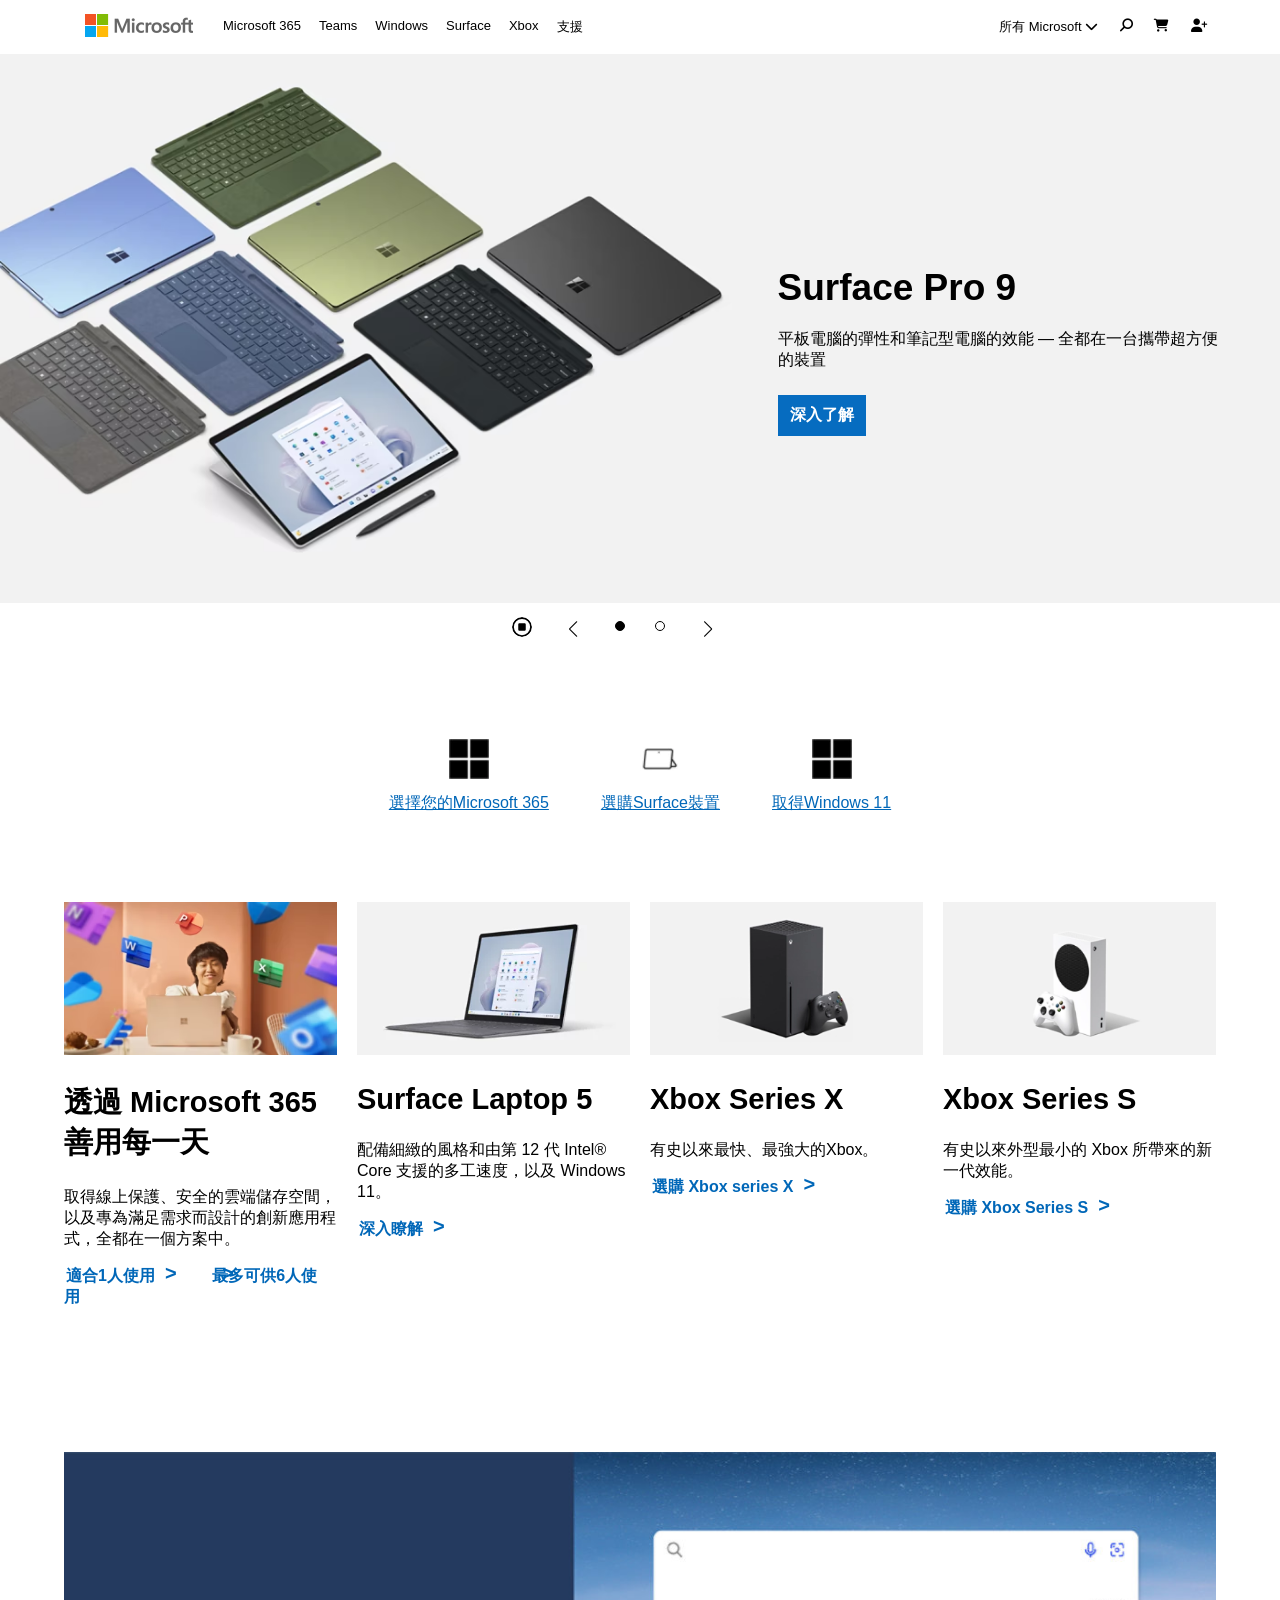
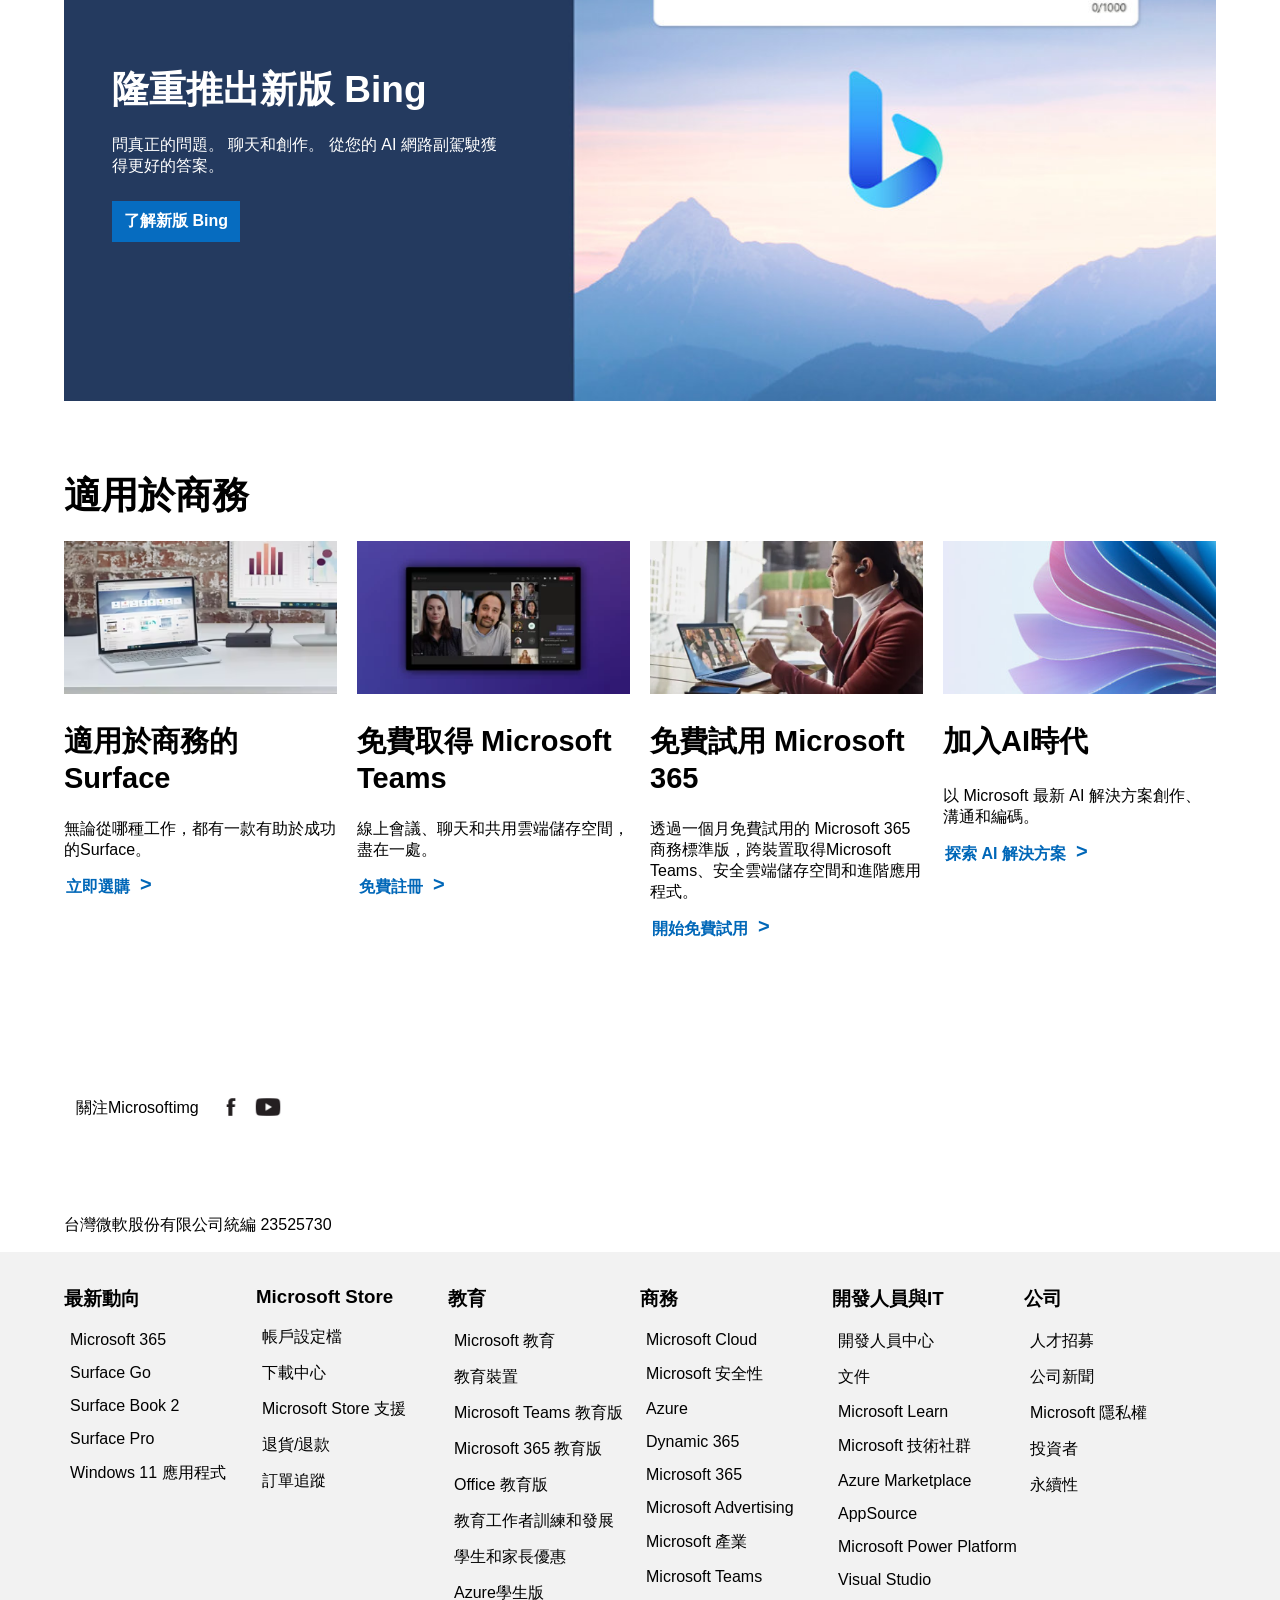
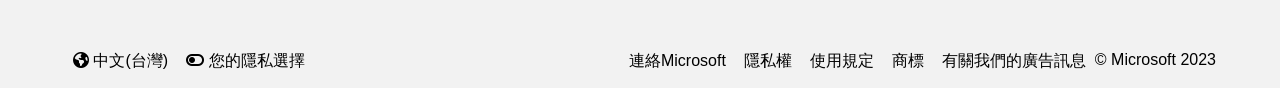
<file: index.html>
<!DOCTYPE html>
<html lang="en">

<head>
    <meta charset="UTF-8">
    <meta name="viewport" content="width=device-width, initial-scale=1.0">
    <title>Micorsoft</title>
    <link rel="stylesheet" href="https://cdnjs.cloudflare.com/ajax/libs/font-awesome/6.4.2/css/all.min.css">
    <link rel="stylesheet" href="https://cdn.jsdelivr.net/npm/swiper@11/swiper-bundle.min.css" />
    <link rel="stylesheet" href="./css/mincrosoft-v1.css">
    <link rel="stylesheet" href="./css/swiper.css">

</head>

<body>
    <nav class="container-normal">
        <a class="logo">
            <img src="./img/img-nav/logo.png" alt="">
        </a>
        <ul class="menu pc-menu">
            <li tabindex="1"><a href=""><span>Microsoft 365</span></a></li>
            <li tabindex="1"><a href=""><span>Teams</span></a></li>
            <li tabindex="1"><a href=""><span>Windows</span></a></li>
            <li tabindex="1"><a href=""><span>Surface</span></a></li>
            <li tabindex="1"><a href=""><span>Xbox</span></a></li>
            <li tabindex="1"><a href=""><span>支援</span></a></li>
        </ul>
        <ul class="menu func-menu">
            <li class="ham-small">
                <input type="checkbox" id="ham-menu-switch" hidden>
                <label for="ham-menu-switch" class="ham-menu"></label>
                <ul class="mobile-menu">
                    <li>Microsoft 365</li>
                    <li>Teams</li>
                    <li>Windows</li>
                    <li>Surface</li>
                    <li>Xbox</li>
                    <li>支援</li>
                    <input type="checkbox" id="chevron-switch-1" class="chevron-switch" hidden>
                    <label for="chevron-switch-1" class="chevron-label">
                        <li>
                            <span>軟體</span>
                            <i class="fa-solid fa-chevron-up"></i>
                            <i class="fa-solid fa-chevron-down"></i>
                        </li>
                        <ul class="sub-dropdown-menu">
                            <li>Windows 應用程式</li>
                            <li>AI</li>
                            <li>OneDrive</li>
                            <li>Outlook</li>
                            <li>Skype</li>
                            <li>OneNote</li>
                            <li>Microsoft Teams</li>
                        </ul>
                    </label>
                    <input type="checkbox" id="chevron-switch-2" class="chevron-switch" hidden>
                    <label for="chevron-switch-2" class="chevron-label">
                        <li>
                            <span>個人電腦和設備</span>
                            <i class="fa-solid fa-chevron-up"></i>
                            <i class="fa-solid fa-chevron-down"></i>
                        </li>
                        <ul class="sub-dropdown-menu">
                            <li>選購 Xbox</li>
                            <li>電腦配件</li>
                        </ul>
                    </label>
                    <input type="checkbox" id="chevron-switch-3" class="chevron-switch" hidden>
                    <label for="chevron-switch-3" class="chevron-label">
                        <li>
                            <span>娛樂</span>
                            <i class="fa-solid fa-chevron-up"></i>
                            <i class="fa-solid fa-chevron-down"></i>
                        </li>
                        <ul class="sub-dropdown-menu">
                            <li>Xbox Game Pass Ultimate</li>
                            <li>Xbox Live Gold</li>
                            <li>Xbox 與遊戲</li>
                            <li>電腦遊戲</li>
                            <li>Windows 遊戲</li>
                        </ul>
                    </label>
                    <input type="checkbox" id="chevron-switch-4" class="chevron-switch" hidden>
                    <label for="chevron-switch-3" class="chevron-label">
                        <li>
                            <span>商務適用</span>
                            <i class="fa-solid fa-chevron-up"></i>
                            <i class="fa-solid fa-chevron-down"></i>
                        </li>
                        <ul class="sub-dropdown-menu">
                            <li>Microsoft Cloud</li>
                            <li>Microsoft 安全性</li>
                            <li>Azure</li>
                            <li>Dynamics 365</li>
                            <li>商務用 Microsoft 365</li>
                            <li>Microsoft 產業</li>
                            <li>Microsoft Power Platform</li>
                            <li>Windows 365</li>
                        </ul>
                    </label>
                    <input type="checkbox" id="chevron-switch-5" class="chevron-switch" hidden>
                    <label for="chevron-switch-4" class="chevron-label">
                        <li>
                            <span>開發人員與IT</span>
                            <i class="fa-solid fa-chevron-up"></i>
                            <i class="fa-solid fa-chevron-down"></i>
                        </li>
                        <ul class="sub-dropdown-menu">
                            <li>開發人員中心</li>
                            <li>文件</li>
                            <li>Microsoft Learn</li>
                            <li>Microsoft 技術社群</li>
                            <li>Azure Marketplace</li>
                            <li>AppSource</li>
                            <li>Visual Studio</li>
                        </ul>
                    </label>
                    <input type="checkbox" id="chevron-switch-6" class="chevron-switch" hidden>
                    <label for="chevron-switch-5" class="chevron-label">
                        <li>
                            <span>其他</span>
                            <i class="fa-solid fa-chevron-up"></i>
                            <i class="fa-solid fa-chevron-down"></i>
                        </li>
                        <ul class="sub-dropdown-menu">
                            <li>Microsoft Rewards</li>
                            <li>免費下載與安全性</li>
                            <li>教育</li>
                            <li>禮品卡</li>
                            <li>Skype</li>
                            <li>Licensing</li>
                        </ul>
                    </label>
                    <li>檢視網站地圖</li>

                </ul>
            </li>
            <li class="allmicrosoft" tabindex="1">
                <input type="checkbox" id="menu-switch" hidden>
                <label for="menu-switch" class="ham-me"><span>所有 Microsoft</span>&nbsp;<i
                        class="fa-solid fa-chevron-down"></i></label>
                <!-- <div class="ham-pc">
                    <ul>
                        <li>
                            <span>軟體</span>
                            <a href="">Windows 應用程式</a>
                            <a href="">AI</a>
                            <a href="">OneDrive</a>
                            <a href="">Outlook</a>
                            <a href="">Skype</a>
                            <a href="">OneNote</a>
                            <a href="">Microsoft Teams</a>
                        </li>
                        <li>
                            <span>個人電腦和設備</span>
                            <a href="">選購 Xbox</a>
                            <a href="">電腦配件</a>
                        </li>
                        <li>
                            <span>娛樂</span>
                            <a href="">Xbox Game Pass Ultimate</a>
                            <a href="">Xbox Live Gold</a>
                            <a href="">Xbox 與遊戲</a>
                            <a href="">電腦遊戲</a>
                            <a href="">Windows 遊戲</a>
                        </li>
                        <li>
                            <span>商務適用</span>
                            <a href="">Microsoft Cloud</a>
                            <a href="">Microsoft 安全性</a>
                            <a href="">Azure</a>
                            <a href="">Dynamics 365</a>
                            <a href="">商務用 Microsoft 365</a>
                            <a href="">Microsoft 產業</a>
                            <a href="">Microsoft Power Platform</a>
                            <a href="">Windows 365</a>
                        </li>
                        <li>
                            <span>開發人員與IT</span>
                            <a href="">開發人員中心</a>
                            <a href="">文件</a>
                            <a href="">Microsoft Learn</a>
                            <a href="">Microsoft 技術社群</a>
                            <a href="">Azure Marketplace</a>
                            <a href="">AppSource</a>
                            <a href="">Visual Studio</a>
                        </li>
                        <li>
                            <span>其他</span>
                            <a href="">Microsoft Rewards</a>
                            <a href="">免費下載與安全性</a>
                            <a href="">教育</a>
                            <a href="">禮品卡</a>
                            <a href="">Skype</a>
                            <a href="">Licensing</a>
                        </li>
                        <li>
                            <p>檢視網站地圖</p>
                        </li>
                    </ul>
                </div> -->
            </li>
            <li class="search" tabindex="1"><a href=""><span class="text-hide">搜尋</span>&nbsp;<i
                        class="fa-solid fa-magnifying-glass"></i></a></li>
            <li tabindex="1"><a href=""><span class="text-hide">購物車</span>&nbsp;<i
                        class="fa-solid fa-cart-shopping"></i></a></li>
            <li tabindex="1"><a href=""><span class="text-hide">登入</span>&nbsp;<i class="fa-solid fa-user-plus"></i></a>
            </li>

        </ul>
    </nav>
    <header>
        <div id="swiper-top" class="swiper mySwiper">
            <div class="swiper-wrapper">
                <div class="swiper-slide">
                    <picture>
                        <source media="(min-width:1400px)" srcset="./img/img-swiper/1-1920x600.avif">
                        <source media="(min-width:1080px)" srcset="./img/img-swiper/1-1399x600.avif">
                        <source media="(min-width:870px)" srcset="./img/img-swiper/1-1083x600.avif">
                        <img src="./img/img-swiper/1-859x540.avif" alt="">
                    </picture>
                    <div class="main-text text-1">
                        <h2>Surface Pro 9</h2>
                        <div class="word">平板電腦的彈性和筆記型電腦的效能 — 全都在一台攜帶超方便的裝置</div>
                        <div><a href="">深入了解</a></div>
                    </div>
                </div>
                <div class="swiper-slide">
                    <picture>
                        <source media="(min-width:1400px)" srcset="./img/img-swiper/2-1920x600.webp">
                        <source media="(min-width:1080px)" srcset="./img/img-swiper/2-1399x600.webp">
                        <source media="(min-width:870px)" srcset="./img/img-swiper/2-1083x600.avif">
                        <img src="./img/img-swiper/2-859x540.avif" alt="">
                    </picture>
                    <div class="main-text text-2">
                        <div><span>新上市</span></div>
                        <h2>Surface Laptop Studio 2</h2>
                        <div class="word">這台多功能的筆記型電腦配備頂尖的設計和驚人的效能，為您帶來創意和娛樂。</div>
                        <div><a href="">深入了解</a></div>
                    </div>
                </div>
            </div>
            <div class="swiper-button-next"></div>
            <div class="swiper-button-prev"></div>
            <div class="swiper-pagination"></div>
        </div>
    </header>
    <main>
        <section class="container-normal main-choice">
            <div class="one-choice">
                <a href="">
                    <img src="./img/img-choice/Microsoft-365.webp" alt="">
                    <div>選擇您的Microsoft 365</div>
                </a>
            </div>
            <div class="one-choice">
                <a href="">
                    <img src="./img/img-choice/surface.webp" alt="">
                    <div>選購Surface裝置</div>
                </a>
            </div>
            <div class="one-choice">
                <a href="">
                    <img src="./img/img-choice/Microsoft-365.webp" alt="">
                    <div>取得Windows 11</div>
                </a>
            </div>
        </section>
        <section class="container-normal four-card">
            <div class="one-card">
                <img src="./img/img-card/Content-Card-1.avif" alt="">
                <h1 class="title">透過 Microsoft 365 善用每一天</h1>
                <div class="content">取得線上保護、安全的雲端儲存空間，以及專為滿足需求而設計的創新應用程式，全都在一個方案中。</div>
                <div class="click"><a href=""><span>適合1人使用</span></a>
                    &nbsp; <a href=""><span>最多可供6人使用</span></a>
                </div>
            </div>
            <div class="one-card">
                <a href="">
                    <img src="./img/img-card/Content-Card-2.webp" alt="">
                    <h1 class="title">Surface Laptop 5</h1>
                    <div class="content">配備細緻的風格和由第 12 代 Intel® Core 支援的多工速度，以及 Windows 11。</div>
                </a>
                <div class="click"><a href=""><span>深入瞭解</span></a></div>

            </div>
            <div class="one-card">
                <a href="">
                    <img src="./img/img-card/Content-Card-3.webp" alt="">
                    <h1 class="title">Xbox Series X</h1>
                    <div class="content">有史以來最快、最強大的Xbox。</div>
                </a>
                <div class="click"><a href=""><span>選購 Xbox series X</span></a></div>

            </div>
            <div class="one-card">
                <a href="">
                    <img src="./img/img-card/Content-Card-4.webp" alt="">
                    <h1 class="title">Xbox Series S</h1>
                    <div class="content">有史以來外型最小的 Xbox 所帶來的新一代效能。</div>
                </a>
                <div class="click"><a href=""><span>選購 Xbox Series S</span></a></div>

            </div>
        </section>
        <section class="container-normal banner">
            <div id="swiper-down" class="swiper mySwiper-2 swiper-wrapper">
                <div class="swiper-slide">
                    <picture>
                        <source media="(min-width:1400px)" srcset="./img/img-swiper/3-1596x600.jpg">
                        <source media="(min-width:1080px)" srcset="./img/img-swiper/3-1260x600.jpg">
                        <source media="(min-width:870px)" srcset="./img/img-swiper/3-1083x600.avif">
                        <img src="./img/img-swiper/3-859x540.avif" alt="">
                    </picture>
                    <div class="main-text text-3">
                        <h2>隆重推出新版 Bing</h2>
                        <div class="word">問真正的問題。 聊天和創作。 從您的 AI 網路副駕駛獲得更好的答案。</div>
                        <div><a href="">了解新版 Bing</a></div>
                    </div>
                </div>
            </div>
        </section>
        <section class="container-normal four-card">
            <h2 class="container-normal h2">適用於商務</h2>
            <div class="one-card">
                <a href="">
                    <img src="./img/img-card/Content-Card-5.avif" alt="">
                    <h1 class="title">適用於商務的Surface</h1>
                    <div class="content">無論從哪種工作，都有一款有助於成功的Surface。</div>
                </a>
                <div class="click"><a href=""><span>立即選購</span></a></div>
            </div>
            <div class="one-card">
                <a href="">
                    <img src="./img/img-card/Content-Card-6.webp" alt="">
                    <h1 class="title">免費取得 Microsoft Teams</h1>
                    <div class="content">線上會議、聊天和共用雲端儲存空間，盡在一處。</div>
                </a>
                <div class="click"><a href=""><span>免費註冊</span></a></div>

            </div>
            <div class="one-card">
                <a href="">
                    <img src="./img/img-card/Content-Card-7.webp" alt="">
                    <h1 class="title">免費試用 Microsoft 365</h1>
                    <div class="content">透過一個月免費試用的 Microsoft 365 商務標準版，跨裝置取得Microsoft Teams、安全雲端儲存空間和進階應用程式。</div>
                </a>
                <div class="click"><a href=""><span>開始免費試用</span></a></div>

            </div>
            <div class="one-card">
                <a href="">
                    <img src="./img/img-card/Content-Card-8.jpg" alt="">
                    <h1 class="title">加入AI時代</h1>
                    <div class="content">以 Microsoft 最新 AI 解決方案創作、溝通和編碼。</div>
                </a>
                <div class="click"><a href=""><span>探索 AI 解決方案</span></a></div>

            </div>
        </section>
        <section class="container-normal other">
            <p class="other-s"><span>關注Microsoftimg</span></p>
            <a href=""><img src="./img/img-nav/Facebook.avif" alt=""></a>
            <a href=""><img src="./img/img-nav/YouTube.webp" alt=""></a>
            <br>
            <p class="other">台灣微軟股份有限公司統編 23525730</p>
        </section>
        <a href="#" class="gotop"><span><i class="fa-solid fa-arrow-up"></i>&nbsp; 回到頁首</span></a>
    </main>
    <footer class="container-full">
        <div class="footer-menu">
            <ul>
                <h3>最新動向</h3>

                <li><a href=""><span>Microsoft 365</span></a></li>

                <li><a href=""><span></span>Surface Go</a></li>

                <li><a href=""><span>Surface Book 2</span></a></li>

                <li><a href=""><span>Surface Pro</span></a></li>

                <li><a href=""><span>Windows 11 應用程式</span></a></li>

            </ul>
            <ul>
                <h3>Microsoft Store</h3>

                <li><a href=""><span>帳戶設定檔</span></a></li>

                <li><a href=""><span>下載中心</span></a></li>

                <li><a href=""><span>Microsoft Store 支援</span></a></li>

                <li><a href=""><span>退貨/退款</span></a></li>

                <li><a href=""><span>訂單追蹤</span></a></li>

            </ul>
            <ul>
                <h3>教育</h3>

                <li><a href=""><span>Microsoft 教育</span></a></li>

                <li><a href=""><span>教育裝置</span></a></li>

                <li><a href=""><span>Microsoft Teams 教育版</span></a></li>

                <li><a href=""><span>Microsoft 365 教育版</span></a></li>

                <li><a href=""><span>Office 教育版</span></a></li>

                <li><a href=""><span>教育工作者訓練和發展</span></a></li>

                <li><a href=""><span>學生和家長優惠</span></a></li>

                <li><a href=""><span>Azure學生版</span></a></li>

            </ul>
            <ul>
                <h3>商務</h3>

                <li><a href=""><span>Microsoft Cloud</span></a></li>

                <li><a href=""><span>Microsoft 安全性</span></a></li>

                <li><a href=""><span>Azure</span></a></li>

                <li><a href=""><span>Dynamic 365</span></a></li>

                <li><a href=""><span>Microsoft 365</span></a></li>

                <li><a href=""><span>Microsoft Advertising</span></a></li>

                <li><a href=""><span>Microsoft 產業</span></a></li>

                <li><a href=""><span>Microsoft Teams</span></a></li>

            </ul>
            <ul>
                <h3>開發人員與IT</h3>

                <li><a href=""><span>開發人員中心</span></a></li>

                <li><a href=""><span>文件</span></a></li>

                <li><a href=""><span>Microsoft Learn</span></a></li>

                <li><a href=""><span>Microsoft 技術社群</span></a></li>

                <li><a href=""><span>Azure Marketplace</span></a></li>

                <li><a href=""><span>AppSource</span></a></li>

                <li><a href=""><span>Microsoft Power Platform</span></a></li>

                <li><a href=""><span>Visual Studio</span></a></li>

            </ul>
            <ul>
                <h3>公司</h3>

                <li><a href=""><span>人才招募</span></a></li>

                <li><a href=""><span>公司新聞</span></a></li>

                <li><a href=""><span>Microsoft 隱私權</span></a></li>

                <li><a href=""><span>投資者</span></a></li>

                <li><a href=""><span>永續性</span></a></li>

            </ul>
        </div>
        <div class="container-normal footer-nav btm">
            <ul class="b-l">
                <li><a href=""><i class="fa-solid fa-earth-americas"></i>&nbsp;<span>中文(台灣)</span></a></li>
            </ul>
            <ul class="b-m">
                <li><a href=""><i class="fa-solid fa-toggle-off"></i>&nbsp;<span>您的隱私選擇</span></a></li>
            </ul>
            <ul class="b-r">
                <li><a href=""><span>連絡Microsoft</span></a></li>
                <li><a href=""><span>隱私權</span></a></li>
                <li><a href=""><span>使用規定</span></a></li>
                <li><a href=""><span>商標</span></a></li>
                <li><a href=""><span>有關我們的廣告訊息</span></a></li>
                <li class="c">© Microsoft 2023</li>
            </ul>
        </div>
    </footer>
    <!-- Swiper JS -->
    <script src="https://cdn.jsdelivr.net/npm/swiper@11/swiper-bundle.min.js"></script>

    <!-- Initialize Swiper -->
    <script>
        var swiper = new Swiper(".mySwiper", {
            spaceBetween: 30,
            loop: true,
            // centeredSlides: true,
            autoplay: {
                delay: 3000,
                disableOnInteraction: false,
            },
            navigation: {
                nextEl: ".swiper-button-next",
                prevEl: ".swiper-button-prev",
            },
            pagination: {
                el: ".swiper-pagination",
                //clickable: true,
                // 增加停放功能
                renderBullet: function (index, className) {
                    if (index === 0) {
                        return `<span class="stop" tabindex="1"></span>
                                <span class="play" tabindex="1"></span>
                                <span class="${className}"></span>`
                    } else {
                        return `<span class="${className}"></span>`;
                    };
                },
            },
        });

        const stopBtn = document.querySelector('.stop');
        const playBtn = document.querySelector('.play');

        stopBtn.addEventListener('click', () => {
            console.log('stop');
            swiper.autoplay.stop();
            playBtn.style.display = 'inline-block';
            stopBtn.style.display = 'none'
        })

        playBtn.addEventListener('click', () => {
            console.log('play');
            swiper.autoplay.start();
            playBtn.style.display = 'none';
            stopBtn.style.display = 'inline-block'
        })
        let gotop = document.querySelector('.gotop');
        window.onscroll = function () {
            scrollFunction();
        }
        function scrollFunction() {
            if (document.documentElement.scrollTop > 300) {
                gotop.style.display = "block";
            } else {
                gotop.style.display = "none";
            }
        }
    </script>
</body>

</html>
</file>
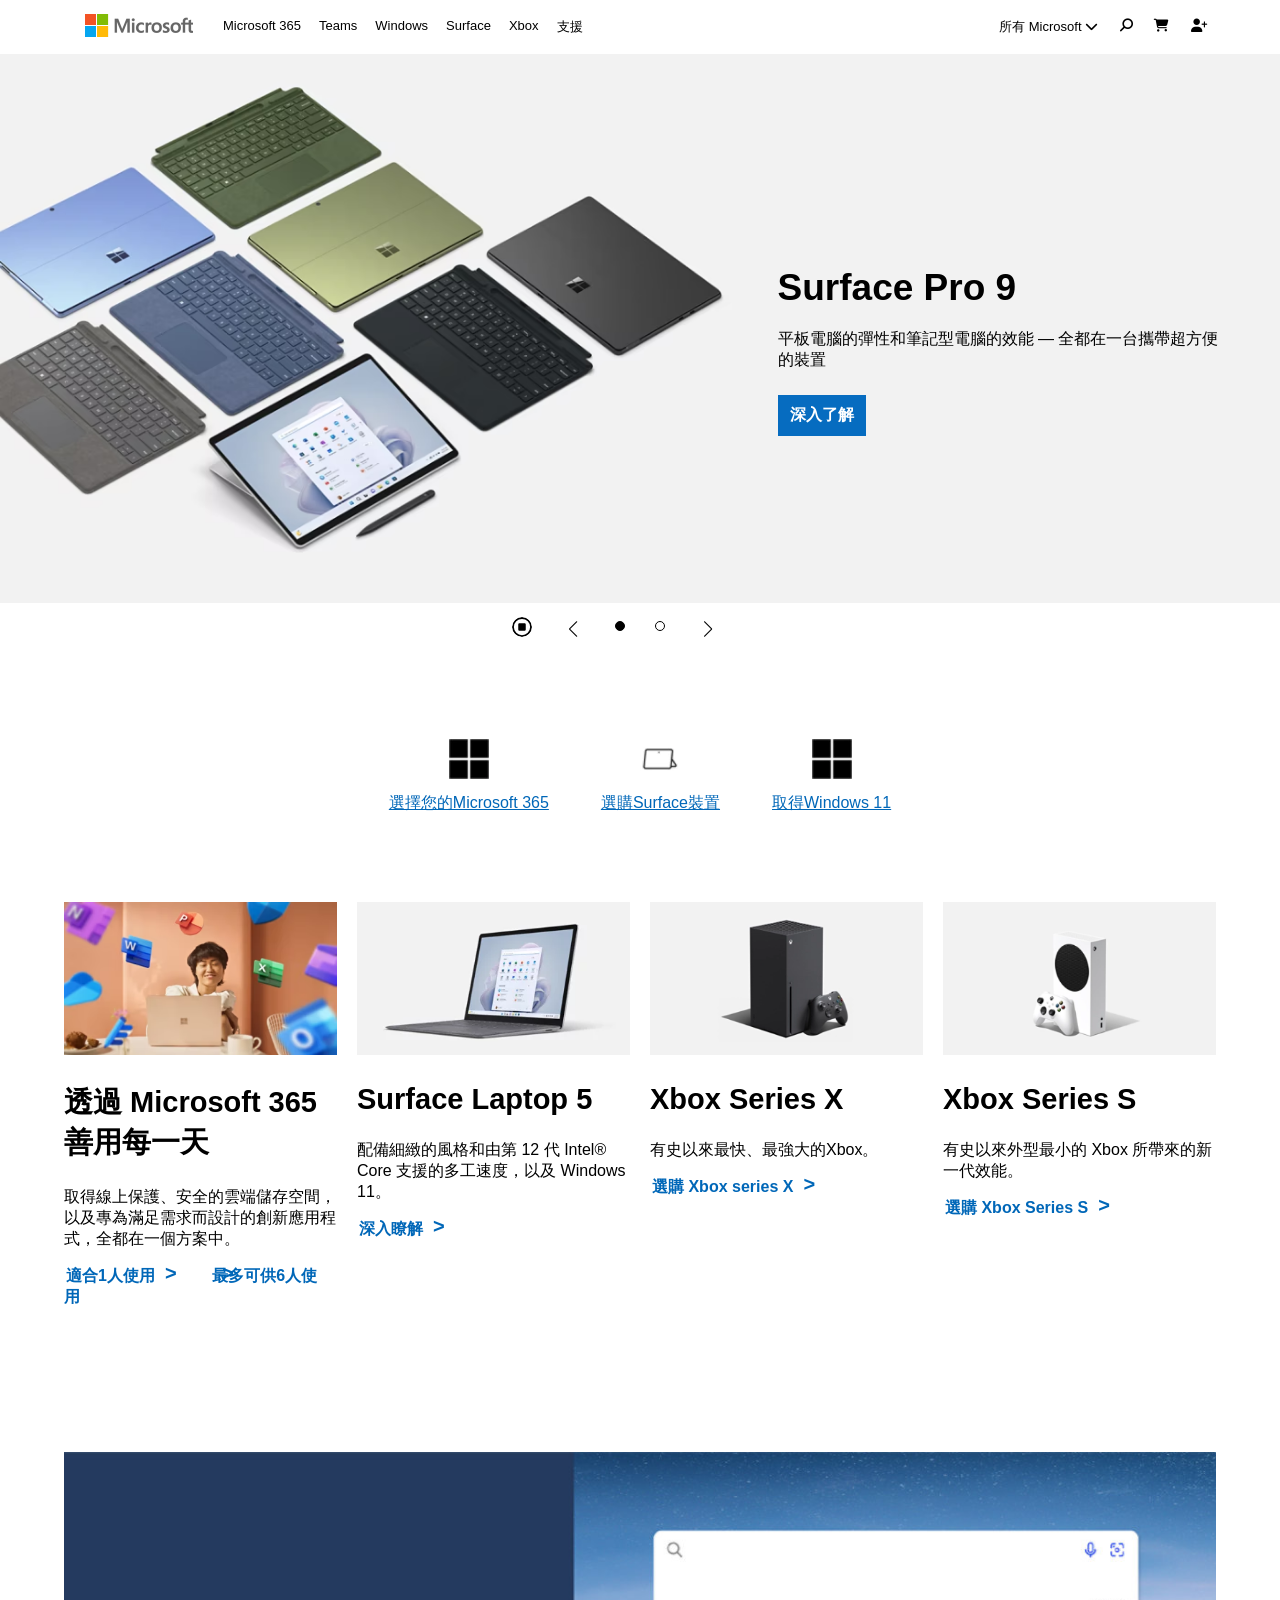
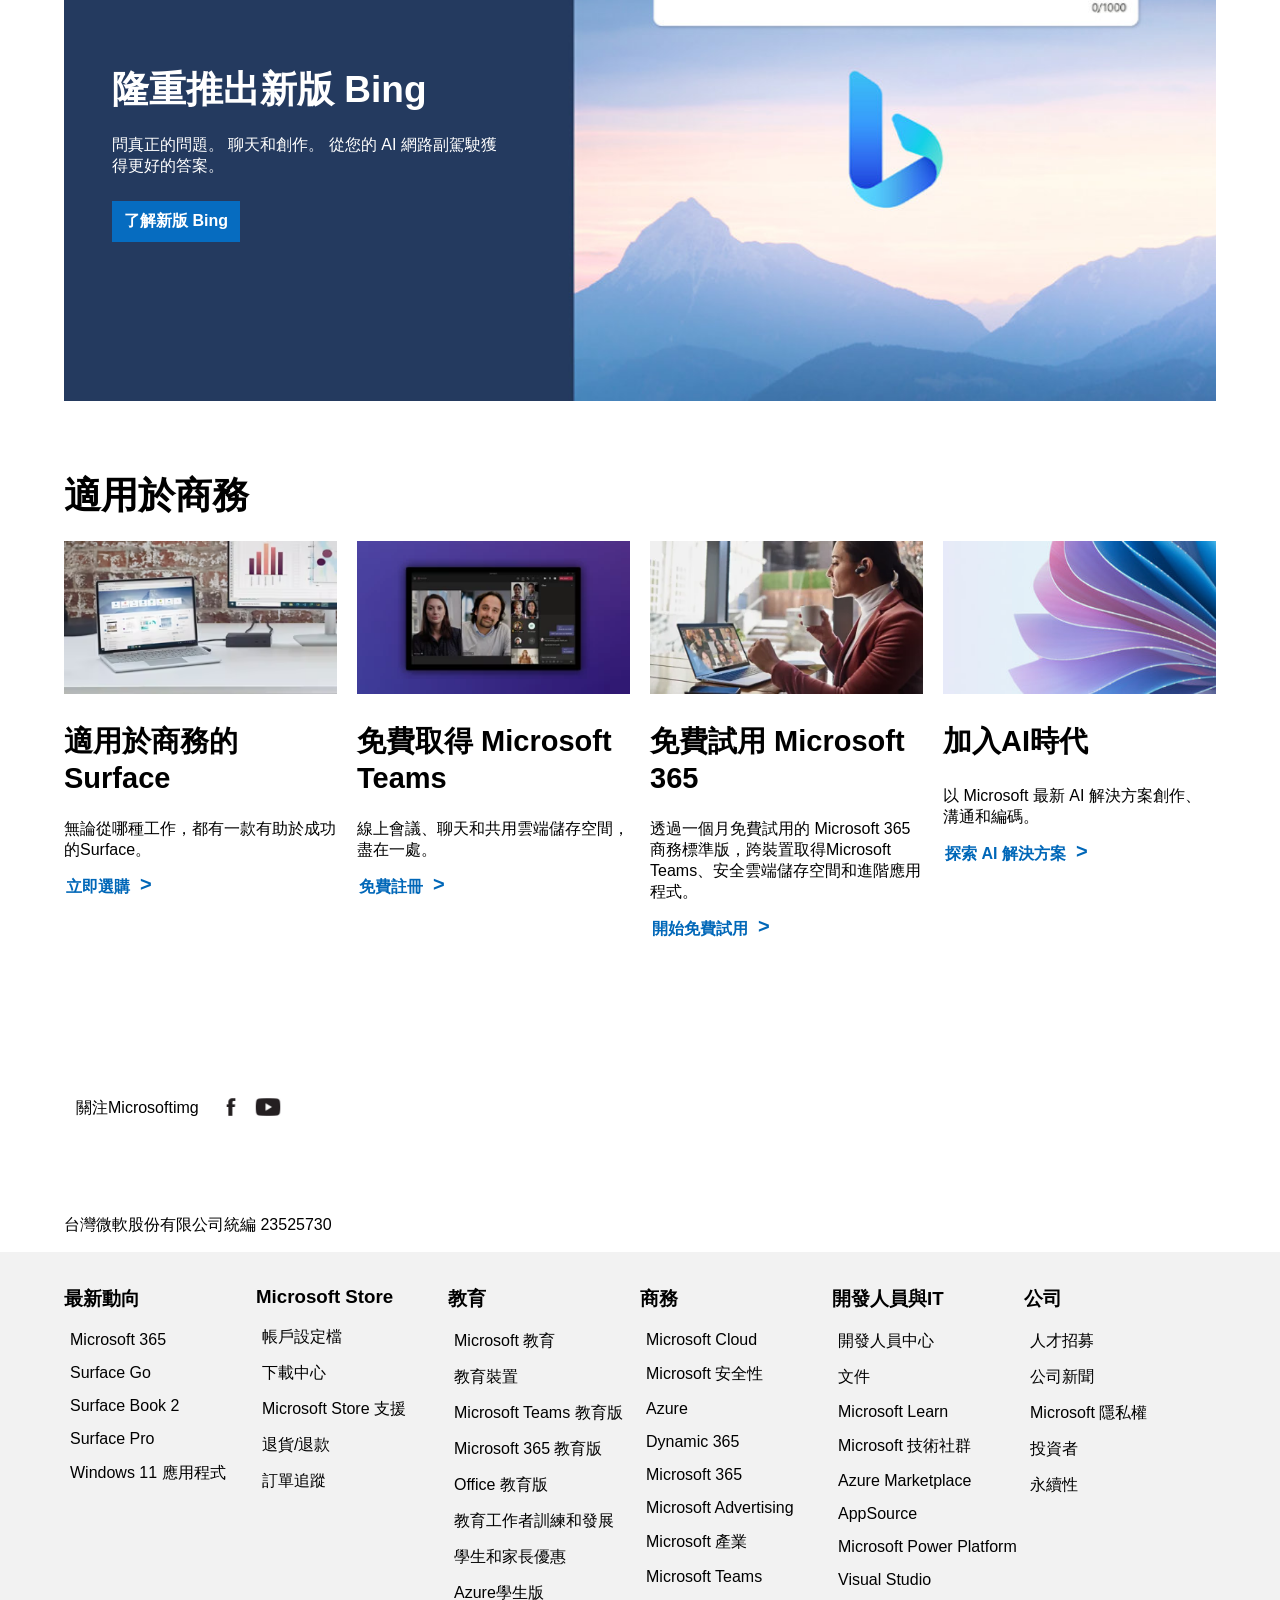
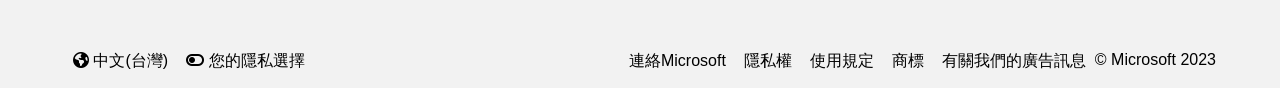
<file: mincrosoft-v1.html>
<!DOCTYPE html>
<html lang="en">

<head>
    <meta charset="UTF-8">
    <meta name="viewport" content="width=device-width, initial-scale=1.0">
    <title>Micorsoft</title>
    <link rel="stylesheet" href="https://cdnjs.cloudflare.com/ajax/libs/font-awesome/6.4.2/css/all.min.css">
    <link rel="stylesheet" href="https://cdn.jsdelivr.net/npm/swiper@11/swiper-bundle.min.css" />
    <link rel="stylesheet" href="./css/mincrosoft-v1.css">
    <link rel="stylesheet" href="./css/swiper.css">

</head>

<body>
    <nav class="container-normal">
        <a class="logo">
            <img src="./img/img-nav/logo.png" alt="">
        </a>
        <ul class="menu pc-menu">
            <li tabindex="1"><a href=""><span>Microsoft 365</span></a></li>
            <li tabindex="1"><a href=""><span>Teams</span></a></li>
            <li tabindex="1"><a href=""><span>Windows</span></a></li>
            <li tabindex="1"><a href=""><span>Surface</span></a></li>
            <li tabindex="1"><a href=""><span>Xbox</span></a></li>
            <li tabindex="1"><a href=""><span>支援</span></a></li>
        </ul>
        <ul class="menu func-menu">
            <li class="ham-small">
                <input type="checkbox" id="ham-menu-switch" hidden>
                <label for="ham-menu-switch" class="ham-menu"></label>
                <ul class="mobile-menu">
                    <li>Microsoft 365</li>
                    <li>Teams</li>
                    <li>Windows</li>
                    <li>Surface</li>
                    <li>Xbox</li>
                    <li>支援</li>
                    <input type="checkbox" id="chevron-switch-1" class="chevron-switch" hidden>
                    <label for="chevron-switch-1" class="chevron-label">
                        <li>
                            <span>軟體</span>
                            <i class="fa-solid fa-chevron-up"></i>
                            <i class="fa-solid fa-chevron-down"></i>
                        </li>
                        <ul class="sub-dropdown-menu">
                            <li>Windows 應用程式</li>
                            <li>AI</li>
                            <li>OneDrive</li>
                            <li>Outlook</li>
                            <li>Skype</li>
                            <li>OneNote</li>
                            <li>Microsoft Teams</li>
                        </ul>
                    </label>
                    <input type="checkbox" id="chevron-switch-2" class="chevron-switch" hidden>
                    <label for="chevron-switch-2" class="chevron-label">
                        <li>
                            <span>個人電腦和設備</span>
                            <i class="fa-solid fa-chevron-up"></i>
                            <i class="fa-solid fa-chevron-down"></i>
                        </li>
                        <ul class="sub-dropdown-menu">
                            <li>選購 Xbox</li>
                            <li>電腦配件</li>
                        </ul>
                    </label>
                    <input type="checkbox" id="chevron-switch-3" class="chevron-switch" hidden>
                    <label for="chevron-switch-3" class="chevron-label">
                        <li>
                            <span>娛樂</span>
                            <i class="fa-solid fa-chevron-up"></i>
                            <i class="fa-solid fa-chevron-down"></i>
                        </li>
                        <ul class="sub-dropdown-menu">
                            <li>Xbox Game Pass Ultimate</li>
                            <li>Xbox Live Gold</li>
                            <li>Xbox 與遊戲</li>
                            <li>電腦遊戲</li>
                            <li>Windows 遊戲</li>
                        </ul>
                    </label>
                    <input type="checkbox" id="chevron-switch-4" class="chevron-switch" hidden>
                    <label for="chevron-switch-3" class="chevron-label">
                        <li>
                            <span>商務適用</span>
                            <i class="fa-solid fa-chevron-up"></i>
                            <i class="fa-solid fa-chevron-down"></i>
                        </li>
                        <ul class="sub-dropdown-menu">
                            <li>Microsoft Cloud</li>
                            <li>Microsoft 安全性</li>
                            <li>Azure</li>
                            <li>Dynamics 365</li>
                            <li>商務用 Microsoft 365</li>
                            <li>Microsoft 產業</li>
                            <li>Microsoft Power Platform</li>
                            <li>Windows 365</li>
                        </ul>
                    </label>
                    <input type="checkbox" id="chevron-switch-5" class="chevron-switch" hidden>
                    <label for="chevron-switch-4" class="chevron-label">
                        <li>
                            <span>開發人員與IT</span>
                            <i class="fa-solid fa-chevron-up"></i>
                            <i class="fa-solid fa-chevron-down"></i>
                        </li>
                        <ul class="sub-dropdown-menu">
                            <li>開發人員中心</li>
                            <li>文件</li>
                            <li>Microsoft Learn</li>
                            <li>Microsoft 技術社群</li>
                            <li>Azure Marketplace</li>
                            <li>AppSource</li>
                            <li>Visual Studio</li>
                        </ul>
                    </label>
                    <input type="checkbox" id="chevron-switch-6" class="chevron-switch" hidden>
                    <label for="chevron-switch-5" class="chevron-label">
                        <li>
                            <span>其他</span>
                            <i class="fa-solid fa-chevron-up"></i>
                            <i class="fa-solid fa-chevron-down"></i>
                        </li>
                        <ul class="sub-dropdown-menu">
                            <li>Microsoft Rewards</li>
                            <li>免費下載與安全性</li>
                            <li>教育</li>
                            <li>禮品卡</li>
                            <li>Skype</li>
                            <li>Licensing</li>
                        </ul>
                    </label>
                    <li>檢視網站地圖</li>

                </ul>
            </li>
            <li class="allmicrosoft" tabindex="1">
                <input type="checkbox" id="menu-switch" hidden>
                <label for="menu-switch" class="ham-me"><span>所有 Microsoft</span>&nbsp;<i
                        class="fa-solid fa-chevron-down"></i></label>
                <!-- <div class="ham-pc">
                    <ul>
                        <li>
                            <span>軟體</span>
                            <a href="">Windows 應用程式</a>
                            <a href="">AI</a>
                            <a href="">OneDrive</a>
                            <a href="">Outlook</a>
                            <a href="">Skype</a>
                            <a href="">OneNote</a>
                            <a href="">Microsoft Teams</a>
                        </li>
                        <li>
                            <span>個人電腦和設備</span>
                            <a href="">選購 Xbox</a>
                            <a href="">電腦配件</a>
                        </li>
                        <li>
                            <span>娛樂</span>
                            <a href="">Xbox Game Pass Ultimate</a>
                            <a href="">Xbox Live Gold</a>
                            <a href="">Xbox 與遊戲</a>
                            <a href="">電腦遊戲</a>
                            <a href="">Windows 遊戲</a>
                        </li>
                        <li>
                            <span>商務適用</span>
                            <a href="">Microsoft Cloud</a>
                            <a href="">Microsoft 安全性</a>
                            <a href="">Azure</a>
                            <a href="">Dynamics 365</a>
                            <a href="">商務用 Microsoft 365</a>
                            <a href="">Microsoft 產業</a>
                            <a href="">Microsoft Power Platform</a>
                            <a href="">Windows 365</a>
                        </li>
                        <li>
                            <span>開發人員與IT</span>
                            <a href="">開發人員中心</a>
                            <a href="">文件</a>
                            <a href="">Microsoft Learn</a>
                            <a href="">Microsoft 技術社群</a>
                            <a href="">Azure Marketplace</a>
                            <a href="">AppSource</a>
                            <a href="">Visual Studio</a>
                        </li>
                        <li>
                            <span>其他</span>
                            <a href="">Microsoft Rewards</a>
                            <a href="">免費下載與安全性</a>
                            <a href="">教育</a>
                            <a href="">禮品卡</a>
                            <a href="">Skype</a>
                            <a href="">Licensing</a>
                        </li>
                        <li>
                            <p>檢視網站地圖</p>
                        </li>
                    </ul>
                </div> -->
            </li>
            <li class="search" tabindex="1"><a href=""><span class="text-hide">搜尋</span>&nbsp;<i
                        class="fa-solid fa-magnifying-glass"></i></a></li>
            <li tabindex="1"><a href=""><span class="text-hide">購物車</span>&nbsp;<i
                        class="fa-solid fa-cart-shopping"></i></a></li>
            <li tabindex="1"><a href=""><span class="text-hide">登入</span>&nbsp;<i class="fa-solid fa-user-plus"></i></a>
            </li>

        </ul>
    </nav>
    <header>
        <div id="swiper-top" class="swiper mySwiper">
            <div class="swiper-wrapper">
                <div class="swiper-slide">
                    <picture>
                        <source media="(min-width:1400px)" srcset="./img/img-swiper/1-1920x600.avif">
                        <source media="(min-width:1080px)" srcset="./img/img-swiper/1-1399x600.avif">
                        <source media="(min-width:870px)" srcset="./img/img-swiper/1-1083x600.avif">
                        <img src="./img/img-swiper/1-859x540.avif" alt="">
                    </picture>
                    <div class="main-text text-1">
                        <h2>Surface Pro 9</h2>
                        <div class="word">平板電腦的彈性和筆記型電腦的效能 — 全都在一台攜帶超方便的裝置</div>
                        <div><a href="">深入了解</a></div>
                    </div>
                </div>
                <div class="swiper-slide">
                    <picture>
                        <source media="(min-width:1400px)" srcset="./img/img-swiper/2-1920x600.webp">
                        <source media="(min-width:1080px)" srcset="./img/img-swiper/2-1399x600.webp">
                        <source media="(min-width:870px)" srcset="./img/img-swiper/2-1083x600.avif">
                        <img src="./img/img-swiper/2-859x540.avif" alt="">
                    </picture>
                    <div class="main-text text-2">
                        <div><span>新上市</span></div>
                        <h2>Surface Laptop Studio 2</h2>
                        <div class="word">這台多功能的筆記型電腦配備頂尖的設計和驚人的效能，為您帶來創意和娛樂。</div>
                        <div><a href="">深入了解</a></div>
                    </div>
                </div>
            </div>
            <div class="swiper-button-next"></div>
            <div class="swiper-button-prev"></div>
            <div class="swiper-pagination"></div>
        </div>
    </header>
    <main>
        <section class="container-normal main-choice">
            <div class="one-choice">
                <a href="">
                    <img src="./img/img-choice/Microsoft-365.webp" alt="">
                    <div>選擇您的Microsoft 365</div>
                </a>
            </div>
            <div class="one-choice">
                <a href="">
                    <img src="./img/img-choice/surface.webp" alt="">
                    <div>選購Surface裝置</div>
                </a>
            </div>
            <div class="one-choice">
                <a href="">
                    <img src="./img/img-choice/Microsoft-365.webp" alt="">
                    <div>取得Windows 11</div>
                </a>
            </div>
        </section>
        <section class="container-normal four-card">
            <div class="one-card">
                <img src="./img/img-card/Content-Card-1.avif" alt="">
                <h1 class="title">透過 Microsoft 365 善用每一天</h1>
                <div class="content">取得線上保護、安全的雲端儲存空間，以及專為滿足需求而設計的創新應用程式，全都在一個方案中。</div>
                <div class="click"><a href=""><span>適合1人使用</span></a>
                    &nbsp; <a href=""><span>最多可供6人使用</span></a>
                </div>
            </div>
            <div class="one-card">
                <a href="">
                    <img src="./img/img-card/Content-Card-2.webp" alt="">
                    <h1 class="title">Surface Laptop 5</h1>
                    <div class="content">配備細緻的風格和由第 12 代 Intel® Core 支援的多工速度，以及 Windows 11。</div>
                </a>
                <div class="click"><a href=""><span>深入瞭解</span></a></div>

            </div>
            <div class="one-card">
                <a href="">
                    <img src="./img/img-card/Content-Card-3.webp" alt="">
                    <h1 class="title">Xbox Series X</h1>
                    <div class="content">有史以來最快、最強大的Xbox。</div>
                </a>
                <div class="click"><a href=""><span>選購 Xbox series X</span></a></div>

            </div>
            <div class="one-card">
                <a href="">
                    <img src="./img/img-card/Content-Card-4.webp" alt="">
                    <h1 class="title">Xbox Series S</h1>
                    <div class="content">有史以來外型最小的 Xbox 所帶來的新一代效能。</div>
                </a>
                <div class="click"><a href=""><span>選購 Xbox Series S</span></a></div>

            </div>
        </section>
        <section class="container-normal banner">
            <div id="swiper-down" class="swiper mySwiper-2 swiper-wrapper">
                <div class="swiper-slide">
                    <picture>
                        <source media="(min-width:1400px)" srcset="./img/img-swiper/3-1596x600.jpg">
                        <source media="(min-width:1080px)" srcset="./img/img-swiper/3-1260x600.jpg">
                        <source media="(min-width:870px)" srcset="./img/img-swiper/3-1083x600.avif">
                        <img src="./img/img-swiper/3-859x540.avif" alt="">
                    </picture>
                    <div class="main-text text-3">
                        <h2>隆重推出新版 Bing</h2>
                        <div class="word">問真正的問題。 聊天和創作。 從您的 AI 網路副駕駛獲得更好的答案。</div>
                        <div><a href="">了解新版 Bing</a></div>
                    </div>
                </div>
            </div>
        </section>
        <section class="container-normal four-card">
            <h2 class="container-normal h2">適用於商務</h2>
            <div class="one-card">
                <a href="">
                    <img src="./img/img-card/Content-Card-5.avif" alt="">
                    <h1 class="title">適用於商務的Surface</h1>
                    <div class="content">無論從哪種工作，都有一款有助於成功的Surface。</div>
                </a>
                <div class="click"><a href=""><span>立即選購</span></a></div>
            </div>
            <div class="one-card">
                <a href="">
                    <img src="./img/img-card/Content-Card-6.webp" alt="">
                    <h1 class="title">免費取得 Microsoft Teams</h1>
                    <div class="content">線上會議、聊天和共用雲端儲存空間，盡在一處。</div>
                </a>
                <div class="click"><a href=""><span>免費註冊</span></a></div>

            </div>
            <div class="one-card">
                <a href="">
                    <img src="./img/img-card/Content-Card-7.webp" alt="">
                    <h1 class="title">免費試用 Microsoft 365</h1>
                    <div class="content">透過一個月免費試用的 Microsoft 365 商務標準版，跨裝置取得Microsoft Teams、安全雲端儲存空間和進階應用程式。</div>
                </a>
                <div class="click"><a href=""><span>開始免費試用</span></a></div>

            </div>
            <div class="one-card">
                <a href="">
                    <img src="./img/img-card/Content-Card-8.jpg" alt="">
                    <h1 class="title">加入AI時代</h1>
                    <div class="content">以 Microsoft 最新 AI 解決方案創作、溝通和編碼。</div>
                </a>
                <div class="click"><a href=""><span>探索 AI 解決方案</span></a></div>

            </div>
        </section>
        <section class="container-normal other">
            <p class="other-s"><span>關注Microsoftimg</span></p>
            <a href=""><img src="./img/img-nav/Facebook.avif" alt=""></a>
            <a href=""><img src="./img/img-nav/YouTube.webp" alt=""></a>
            <br>
            <p class="other">台灣微軟股份有限公司統編 23525730</p>
        </section>
        <a href="#" class="gotop"><span><i class="fa-solid fa-arrow-up"></i>&nbsp; 回到頁首</span></a>
    </main>
    <footer class="container-full">
        <div class="footer-menu">
            <ul>
                <h3>最新動向</h3>

                <li><a href=""><span>Microsoft 365</span></a></li>

                <li><a href=""><span></span>Surface Go</a></li>

                <li><a href=""><span>Surface Book 2</span></a></li>

                <li><a href=""><span>Surface Pro</span></a></li>

                <li><a href=""><span>Windows 11 應用程式</span></a></li>

            </ul>
            <ul>
                <h3>Microsoft Store</h3>

                <li><a href=""><span>帳戶設定檔</span></a></li>

                <li><a href=""><span>下載中心</span></a></li>

                <li><a href=""><span>Microsoft Store 支援</span></a></li>

                <li><a href=""><span>退貨/退款</span></a></li>

                <li><a href=""><span>訂單追蹤</span></a></li>

            </ul>
            <ul>
                <h3>教育</h3>

                <li><a href=""><span>Microsoft 教育</span></a></li>

                <li><a href=""><span>教育裝置</span></a></li>

                <li><a href=""><span>Microsoft Teams 教育版</span></a></li>

                <li><a href=""><span>Microsoft 365 教育版</span></a></li>

                <li><a href=""><span>Office 教育版</span></a></li>

                <li><a href=""><span>教育工作者訓練和發展</span></a></li>

                <li><a href=""><span>學生和家長優惠</span></a></li>

                <li><a href=""><span>Azure學生版</span></a></li>

            </ul>
            <ul>
                <h3>商務</h3>

                <li><a href=""><span>Microsoft Cloud</span></a></li>

                <li><a href=""><span>Microsoft 安全性</span></a></li>

                <li><a href=""><span>Azure</span></a></li>

                <li><a href=""><span>Dynamic 365</span></a></li>

                <li><a href=""><span>Microsoft 365</span></a></li>

                <li><a href=""><span>Microsoft Advertising</span></a></li>

                <li><a href=""><span>Microsoft 產業</span></a></li>

                <li><a href=""><span>Microsoft Teams</span></a></li>

            </ul>
            <ul>
                <h3>開發人員與IT</h3>

                <li><a href=""><span>開發人員中心</span></a></li>

                <li><a href=""><span>文件</span></a></li>

                <li><a href=""><span>Microsoft Learn</span></a></li>

                <li><a href=""><span>Microsoft 技術社群</span></a></li>

                <li><a href=""><span>Azure Marketplace</span></a></li>

                <li><a href=""><span>AppSource</span></a></li>

                <li><a href=""><span>Microsoft Power Platform</span></a></li>

                <li><a href=""><span>Visual Studio</span></a></li>

            </ul>
            <ul>
                <h3>公司</h3>

                <li><a href=""><span>人才招募</span></a></li>

                <li><a href=""><span>公司新聞</span></a></li>

                <li><a href=""><span>Microsoft 隱私權</span></a></li>

                <li><a href=""><span>投資者</span></a></li>

                <li><a href=""><span>永續性</span></a></li>

            </ul>
        </div>
        <div class="container-normal footer-nav btm">
            <ul class="b-l">
                <li><a href=""><i class="fa-solid fa-earth-americas"></i>&nbsp;<span>中文(台灣)</span></a></li>
            </ul>
            <ul class="b-m">
                <li><a href=""><i class="fa-solid fa-toggle-off"></i>&nbsp;<span>您的隱私選擇</span></a></li>
            </ul>
            <ul class="b-r">
                <li><a href=""><span>連絡Microsoft</span></a></li>
                <li><a href=""><span>隱私權</span></a></li>
                <li><a href=""><span>使用規定</span></a></li>
                <li><a href=""><span>商標</span></a></li>
                <li><a href=""><span>有關我們的廣告訊息</span></a></li>
                <li class="c">© Microsoft 2023</li>
            </ul>
        </div>
    </footer>
    <!-- Swiper JS -->
    <script src="https://cdn.jsdelivr.net/npm/swiper@11/swiper-bundle.min.js"></script>

    <!-- Initialize Swiper -->
    <script>
        var swiper = new Swiper(".mySwiper", {
            spaceBetween: 30,
            loop: true,
            // centeredSlides: true,
            autoplay: {
                delay: 3000,
                disableOnInteraction: false,
            },
            navigation: {
                nextEl: ".swiper-button-next",
                prevEl: ".swiper-button-prev",
            },
            pagination: {
                el: ".swiper-pagination",
                //clickable: true,
                // 增加停放功能
                renderBullet: function (index, className) {
                    if (index === 0) {
                        return `<span class="stop" tabindex="1"></span>
                                <span class="play" tabindex="1"></span>
                                <span class="${className}"></span>`
                    } else {
                        return `<span class="${className}"></span>`;
                    };
                },
            },
        });

        const stopBtn = document.querySelector('.stop');
        const playBtn = document.querySelector('.play');

        stopBtn.addEventListener('click', () => {
            console.log('stop');
            swiper.autoplay.stop();
            playBtn.style.display = 'inline-block';
            stopBtn.style.display = 'none'
        })

        playBtn.addEventListener('click', () => {
            console.log('play');
            swiper.autoplay.start();
            playBtn.style.display = 'none';
            stopBtn.style.display = 'inline-block'
        })
        let gotop = document.querySelector('.gotop');
        window.onscroll = function () {
            scrollFunction();
        }
        function scrollFunction() {
            if (document.documentElement.scrollTop > 300) {
                gotop.style.display = "block";
            } else {
                gotop.style.display = "none";
            }
        }
    </script>
</body>

</html>
</file>
<file: css/mincrosoft-v1.css>
* {
  box-sizing: border-box;
  scroll-behavior: smooth;
}

body {
  margin: 0;
  font-size: 16px;
  color: #000;
  font-family: "Segoe UI", SegoeUI, "Helvetica Neue", Helvetica, Arial, sans-serif;
}

a {
  text-decoration: none;
  cursor: pointer;
}
a:link, a:active, a:visited {
  color: black;
}

ul {
  padding: 0;
}

ul li {
  list-style: none;
}

h1 {
  font-size: 29px;
}

h2 {
  font-size: 2.3125rem;
  font-weight: 600;
  text-align: left;
  margin: 0px 0px 20px;
}

@media (max-width: 1080px) {
  h2 {
    font-size: 1.8125rem;
  }
}
@media (max-width: 870px) {
  h2 {
    font-size: 1.5rem;
  }
}
nav {
  height: 54px;
  display: flex;
  align-items: center;
}
nav .menu {
  display: flex;
  font-size: 13px;
}
nav .menu li {
  padding: 10px 8px 10px;
  cursor: pointer;
  border: 1px dashed transparent;
}
nav .menu li:hover span {
  border-bottom: 2px solid black;
}
nav .menu li:active, nav .menu li:focus {
  border: 1px dashed black;
}
nav .menu li:focus span {
  border-bottom: 2px solid black;
}
nav .menu span {
  padding-bottom: 2px;
  font-size: 13px;
}
nav .menu .fa-magnifying-glass {
  transform: scaleX(-1);
}

.container-normal {
  width: 90%;
  margin: auto;
  max-width: 1600px;
}
.container-normal .logo {
  padding: 10px 20px;
  border: 1px dashed transparent;
}
.container-normal .logo img {
  width: 108px;
}
.container-normal .logo:active,
.container-normal .logo :focus {
  border: 1px dashed black;
}
.container-normal .func-menu {
  margin-left: auto;
  justify-content: flex-end;
  position: relative;
}
.container-normal .func-menu .allmicrosoft .ham-me {
  cursor: pointer;
}
.container-normal .func-menu .allmicrosoft .ham-pc {
  background-color: #F2F2F2;
  position: absolute;
  top: 42px;
  right: 10%;
  z-index: 9;
}
.container-normal .func-menu .allmicrosoft .ham-pc ul {
  display: flex;
  justify-content: flex-start;
}
.container-normal .func-menu .allmicrosoft .ham-pc ul li {
  width: calc((100% - 10px) / 6);
}
.container-normal .func-menu .allmicrosoft .ham-pc ul p {
  width: 100%;
}
.container-normal .func-menu .allmicrosoft #menu-switch:checked div {
  display: block;
}
.container-normal .func-menu .ham-small {
  display: none;
  margin: 0;
}
.container-normal .func-menu .ham-small .ham-menu {
  display: block;
  background-image: url(../img/img-nav/ham.svg);
  background-repeat: no-repeat;
  background-size: contain;
  width: 32px;
  height: 28px;
}

@media (max-width: 1400px) {
  .text-hide {
    display: none;
  }
  .container-normal.func-menu {
    min-width: 200px;
  }
}
@media (max-width: 1080px) {
  .container-normal {
    width: 100%;
    padding: 0px 15px;
  }
  h2.container-normal {
    padding: 0px;
  }
}
@media (max-width: 870px) {
  .container-normal {
    position: relative;
  }
  .container-normal .logo {
    position: absolute;
    top: 50%;
    left: 50%;
    transform: translate(-50%, -50%);
  }
  .container-normal .pc-menu {
    display: none;
  }
  .container-normal .func-menu {
    width: 100%;
  }
  .container-normal .func-menu .allmicrosoft {
    display: none;
  }
  .container-normal .func-menu .ham-small {
    display: block;
    margin: 0px;
    align-self: center;
  }
  .container-normal .func-menu .mobile-menu {
    display: none;
    background-color: #f2f2f2;
    width: 100%;
    position: absolute;
    z-index: 20;
    left: 0;
    top: 54px;
    border-bottom: 2px solid black;
  }
  .container-normal .func-menu #ham-menu-switch:checked ~ .mobile-menu {
    display: block;
  }
  .container-normal .func-menu .mobile-menu li {
    padding: 15px 30px;
    border: 1px solid #e6e6e6;
    font-size: 15px;
  }
  .container-normal .func-menu .mobile-menu li i {
    float: right;
  }
  .container-normal .func-menu .mobile-menu li i:nth-of-type(1) {
    display: none;
  }
  .container-normal .func-menu .chevron-switch:checked + label .sub-dropdown-menu,
  .container-normal .func-menu .chevron-switch:checked + label li i:nth-of-type(1) {
    display: block;
  }
  .container-normal .func-menu .chevron-switch:checked + label li i:nth-of-type(2) {
    display: none;
  }
  .container-normal .func-menu .chevron-switch:not(:checked) + label .sub-dropdown-menu {
    display: none;
  }
  .container-normal .search {
    margin-right: auto;
  }
}
.main-choice {
  display: flex;
  justify-content: center;
  flex-wrap: wrap;
  margin-top: 70px;
  margin-bottom: 70px;
}
.main-choice .one-choice {
  margin: 16px 24px;
  text-align: center;
}
.main-choice .one-choice a {
  text-decoration: underline #0067B8;
}
.main-choice .one-choice a div {
  border: 2px dashed transparent;
}
.main-choice .one-choice a:active, .main-choice .one-choice a:visited, .main-choice .one-choice a:focus {
  color: #0067B8;
}
.main-choice .one-choice a:active div, .main-choice .one-choice a:visited div, .main-choice .one-choice a:focus div {
  border: 2px dashed #0067B8;
}
.main-choice .one-choice a img {
  margin: 0px 0px 8px;
}

.four-card {
  display: flex;
  justify-content: space-between;
  align-content: center;
  flex-wrap: wrap;
}
.four-card .one-card {
  width: calc((100% - 60px) / 4);
  height: 550px;
}
.four-card .one-card a:visited {
  color: black;
}
.four-card .one-card .click {
  padding: 16px 0px 0px;
}
.four-card .one-card .click a {
  color: #0067B8;
  border: 2px dashed transparent;
  font-weight: bold;
  padding: 5px 40px 5px 0px;
}
.four-card .one-card .click a:active, .four-card .one-card .click a:focus {
  border: 2px dashed #0067B8;
}
.four-card .one-card .click a:focus span {
  border-bottom: 1px solid #0067B8;
}
.four-card .one-card .click a:hover span::before {
  right: -40px;
}
.four-card .one-card .click span {
  position: relative;
}
.four-card .one-card .click span:hover {
  border-bottom: 1px solid #0067B8;
}
.four-card .one-card .click span::before {
  content: ">";
  position: absolute;
  width: 20px;
  height: 20px;
  font-size: 20px;
  color: #0067B8;
  top: -5px;
  right: -30px;
}
.four-card .one-card img {
  width: 100%;
}

@media (max-width: 1080px) {
  .four-card .one-card {
    width: calc((100% - 20px) / 2);
    height: 500px;
  }
}
@media (max-width: 540px) {
  .four-card {
    justify-content: center;
  }
  .four-card .one-card {
    width: calc(100% - 20px);
    height: 500px;
  }
}
.h2 {
  margin: 20px 0px;
}

.other-s {
  margin: 0px 12px 80px 0px;
  display: inline-block;
}
.other-s span {
  margin-left: 12px;
}

.other img {
  width: 32px;
  margin-bottom: -10px;
  border: 2px dashed transparent;
}
.other img:active, .other img:focus {
  border: 2px dashed #0067B8;
}

.gotop {
  padding: 10px 12px;
  background-color: #D9D9D9;
  float: right;
  margin: 20px 20px 40px;
  position: sticky;
  bottom: 20px;
  z-index: 3;
}
.gotop:hover {
  background-color: #f2f2f2;
}

.container-full {
  width: 100%;
  margin: auto;
  background-color: #F2F2F2;
  clear: right;
}
.container-full .footer-menu {
  width: 90%;
  margin: auto;
  display: flex;
  justify-content: flex-start;
  flex-wrap: wrap;
}
.container-full .footer-menu ul {
  width: 16.6666666667%;
  padding: 0;
}
.container-full .footer-menu ul li {
  margin: 15px 0px;
}
.container-full .footer-menu ul li a {
  color: black;
  border: 1px dashed transparent;
  padding: 5px;
}
.container-full .footer-menu ul li a:active {
  border: 1px dashed black;
}
.container-full .footer-menu ul li a:focus {
  border: 1px dashed black;
}
.container-full .footer-menu ul li a:focus span {
  border-bottom: 1px solid black;
}
.container-full .footer-menu ul li a:active, .container-full .footer-menu ul li a:link {
  color: black;
}
.container-full .footer-menu ul li a:active span:hover, .container-full .footer-menu ul li a:link span:hover {
  border-bottom: 1px solid black;
}
.container-full .footer-nav {
  display: flex;
  align-items: center;
}
.container-full .footer-nav ul {
  display: flex;
  padding: 0;
}
.container-full .footer-nav ul a {
  padding: 15px 8px 10px;
  margin-top: -5px;
  cursor: pointer;
  border: 1px dashed transparent;
}
.container-full .footer-nav ul a:hover span {
  border-bottom: 1px solid black;
}
.container-full .footer-nav ul a:active, .container-full .footer-nav ul a:focus {
  border: 1px dashed black;
}
.container-full .footer-nav ul a:focus span {
  border-bottom: 1px solid black;
}
.container-full .footer-nav ul a span:active {
  color: black;
}
.container-full .footer-nav ul a.c:active,
.container-full .footer-nav ul a.c:hover {
  border: 1px dashed transparent;
  cursor: text;
}
.container-full .footer-nav .b-r {
  margin-left: auto;
  flex-wrap: wrap;
}

@media (max-width: 1080px) {
  .container-full .footer-menu ul {
    width: 33.3333333333%;
  }
  .container-full .footer-nav {
    align-items: start;
  }
  .btm {
    flex-direction: column;
  }
}
@media (max-width: 860px) {
  .container-full .footer-nav .b-r {
    margin: 0;
  }
}
@media (max-width: 540px) {
  .container-full .footer-menu ul {
    width: 100%;
  }
}/*# sourceMappingURL=mincrosoft-v1.css.map */
</file>
